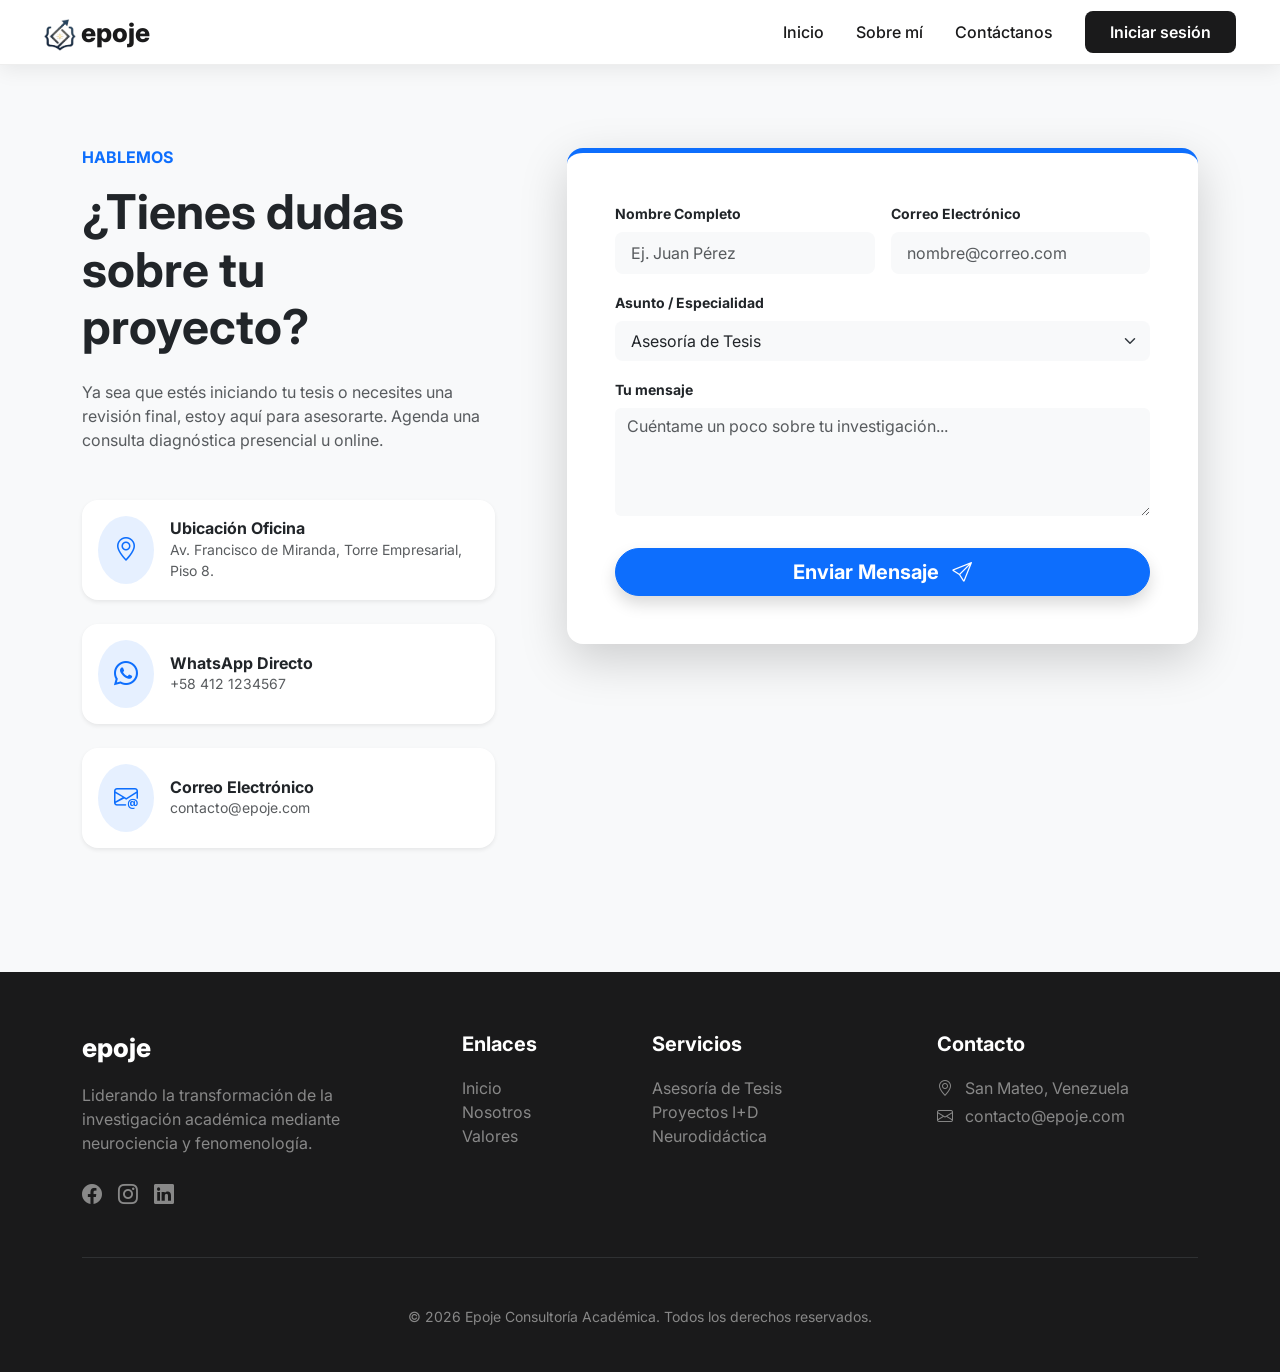
<file: epoje/contact.html>
<!DOCTYPE html>
<html lang="es">
<head>
    <meta charset="UTF-8">
    <meta name="viewport" content="width=device-width, initial-scale=1.0">
    <title>Epoje - Innovación Educativa</title>
    <link href="https://cdn.jsdelivr.net/npm/bootstrap@5.3.0/dist/css/bootstrap.min.css" rel="stylesheet">
    <link href="https://fonts.googleapis.com/css2?family=Inter:wght@400;600;800&display=swap" rel="stylesheet">
    <link rel="stylesheet" href="https://cdn.jsdelivr.net/npm/bootstrap-icons@1.11.1/font/bootstrap-icons.css">
    <link href="https://unpkg.com/aos@2.3.1/dist/aos.css" rel="stylesheet">
    <link rel="stylesheet" href="css/style.css">
    <link href="img/favicon/favicon.png" rel="icon">
</head>
<body>

<nav class="navbar navbar-expand-lg navbar-epoje fixed-top scrolled" id="mainNav">
    <div class="container-fluid">

        <a class="navbar-brand navbar-brand-epoje" href="#">
            <img src="img/favicon/favicon.png" width="32" height="32">
            epoje
        </a>

        <button class="navbar-toggler border-0 text-white" type="button" data-bs-toggle="collapse" data-bs-target="#navbarContent">
            <span class="navbar-toggler-icon" style="filter: invert(1);"></span>
        </button>

        <div class="collapse navbar-collapse" id="navbarContent">
            <ul class="navbar-nav ms-auto align-items-center">
             <li class="nav-item"><a class="nav-link nav-link-modern px-3" href="index.html">Inicio</a></li>
             <li class="nav-item"><a class="nav-link nav-link-modern px-3" href="about.html">Sobre mí</a></li>
             <li class="nav-item"><a class="nav-link nav-link-modern px-3" href="contact.html">Contáctanos</a></li>
             <li class="nav-item ms-lg-3">
                <a href="login.html" href="nav-link">
                    <button class="btn btn-nav px-4 py-2">Iniciar sesión</button>
                </a>
            </li>
        </ul>
    </div>
</div>
</nav>

<section class="section-padding bg-light mt-5 overflow-hidden">
    <div class="container">
        <div class="row g-5">
            <div class="col-lg-5" data-aos="fade-right">
                <div class="pe-lg-4">
                    <h6 class="text-primary fw-bold text-uppercase mb-3">Hablemos</h6>
                    <h2 class="display-5 fw-bold text-dark mb-4">¿Tienes dudas sobre tu proyecto?</h2>
                    <p class="text-muted mb-5">
                        Ya sea que estés iniciando tu tesis o necesites una revisión final, estoy aquí para asesorarte. Agenda una consulta diagnóstica presencial u online.
                    </p>

                    <div class="d-flex mb-4 align-items-center p-3 bg-white rounded-4 shadow-sm hover-lift" data-aos="fade-up" data-aos-delay="100">
                        <div class="bg-primary bg-opacity-10 p-3 rounded-circle me-3">
                            <i class="bi bi-geo-alt text-primary fs-4"></i>
                        </div>
                        <div>
                            <h6 class="mb-0 fw-bold">Ubicación Oficina</h6>
                            <p class="mb-0 small text-muted">Av. Francisco de Miranda, Torre Empresarial, Piso 8.</p>
                        </div>
                    </div>

                    <div class="d-flex mb-4 align-items-center p-3 bg-white rounded-4 shadow-sm hover-lift" data-aos="fade-up" data-aos-delay="200">
                        <div class="bg-primary bg-opacity-10 p-3 rounded-circle me-3">
                            <i class="bi bi-whatsapp text-primary fs-4"></i>
                        </div>
                        <div>
                            <h6 class="mb-0 fw-bold">WhatsApp Directo</h6>
                            <p class="mb-0 small text-muted">+58 412 1234567</p>
                        </div>
                    </div>

                    <div class="d-flex mb-4 align-items-center p-3 bg-white rounded-4 shadow-sm hover-lift" data-aos="fade-up" data-aos-delay="300">
                        <div class="bg-primary bg-opacity-10 p-3 rounded-circle me-3">
                            <i class="bi bi-envelope-at text-primary fs-4"></i>
                        </div>
                        <div>
                            <h6 class="mb-0 fw-bold">Correo Electrónico</h6>
                            <p class="mb-0 small text-muted">contacto@epoje.com</p>
                        </div>
                    </div>
                </div>
            </div>

            <div class="col-lg-7" data-aos="zoom-in-up" data-aos-duration="1000">
                <div class="bg-white p-4 p-md-5 rounded-4 shadow-lg border-top border-primary border-5">
                    <form action="#">
                        <div class="row g-3">
                            <div class="col-md-6">
                                <label class="form-label small fw-bold text-dark">Nombre Completo</label>
                                <input type="text" class="form-control form-control-lg bg-light border-0 fs-6" placeholder="Ej. Juan Pérez">
                            </div>
                            <div class="col-md-6">
                                <label class="form-label small fw-bold text-dark">Correo Electrónico</label>
                                <input type="email" class="form-control form-control-lg bg-light border-0 fs-6" placeholder="nombre@correo.com">
                            </div>
                            <div class="col-md-12">
                                <label class="form-label small fw-bold text-dark">Asunto / Especialidad</label>
                                <select class="form-select form-select-lg bg-light border-0 fs-6">
                                    <option selected>Asesoría de Tesis</option>
                                    <option>Corrección de Estilo</option>
                                    <option>Metodología</option>
                                    <option>Otros</option>
                                </select>
                            </div>
                            <div class="col-md-12">
                                <label class="form-label small fw-bold text-dark">Tu mensaje</label>
                                <textarea class="form-control bg-light border-0 fs-6" rows="4" placeholder="Cuéntame un poco sobre tu investigación..."></textarea>
                            </div>
                            <div class="col-md-12 pt-3">
                                <button type="submit" class="btn btn-primary btn-lg w-100 rounded-pill fw-bold shadow">
                                    Enviar Mensaje <i class="bi bi-send ms-2"></i>
                                </button>
                            </div>
                        </div>
                    </form>
                </div>
            </div>
        </div>
    </div>
</section>

<footer style="height:400px;">
    <div class="container">
        <div class="row g-4">
            <div class="col-lg-4">
                <h5 class="navbar-brand-epoje text-white">epoje</h5>
                <p class="pe-lg-5">Liderando la transformación de la investigación académica mediante neurociencia y fenomenología.</p>
                <div class="d-flex gap-3 fs-5 mt-4">
                    <a href="#"><i class="bi bi-facebook"></i></a>
                    <a href="#"><i class="bi bi-instagram"></i></a>
                    <a href="#"><i class="bi bi-linkedin"></i></a>
                </div>
            </div>
            <div class="col-6 col-lg-2">
                <h5>Enlaces</h5>
                <ul class="list-unstyled">
                    <li><a href="#inicio">Inicio</a></li>
                    <li><a href="#nosotros">Nosotros</a></li>
                    <li><a href="#valores">Valores</a></li>
                </ul>
            </div>
            <div class="col-6 col-lg-3">
                <h5>Servicios</h5>
                <ul class="list-unstyled">
                    <li><a href="#">Asesoría de Tesis</a></li>
                    <li><a href="#">Proyectos I+D</a></li>
                    <li><a href="#">Neurodidáctica</a></li>
                </ul>
            </div>
            <div class="col-lg-3">
                <h5>Contacto</h5>
                <p class="mb-1"><i class="bi bi-geo-alt me-2"></i> San Mateo, Venezuela</p>
                <p class="mb-1"><i class="bi bi-envelope me-2"></i> contacto@epoje.com</p>
            </div>
        </div>
        <hr class="my-5 border-secondary">
        <div class="text-center small">
            <p>&copy; 2026 Epoje Consultoría Académica. Todos los derechos reservados.</p>
        </div>
    </div>
</footer>

<script src="https://cdn.jsdelivr.net/npm/bootstrap@5.3.0/dist/js/bootstrap.bundle.min.js"></script>
<script src="https://unpkg.com/aos@2.3.1/dist/aos.js"></script>
<script>
    AOS.init({
        duration: 1000,
        once: true,
        offset: 100
    });
</script>
</body>
</html>
</file>
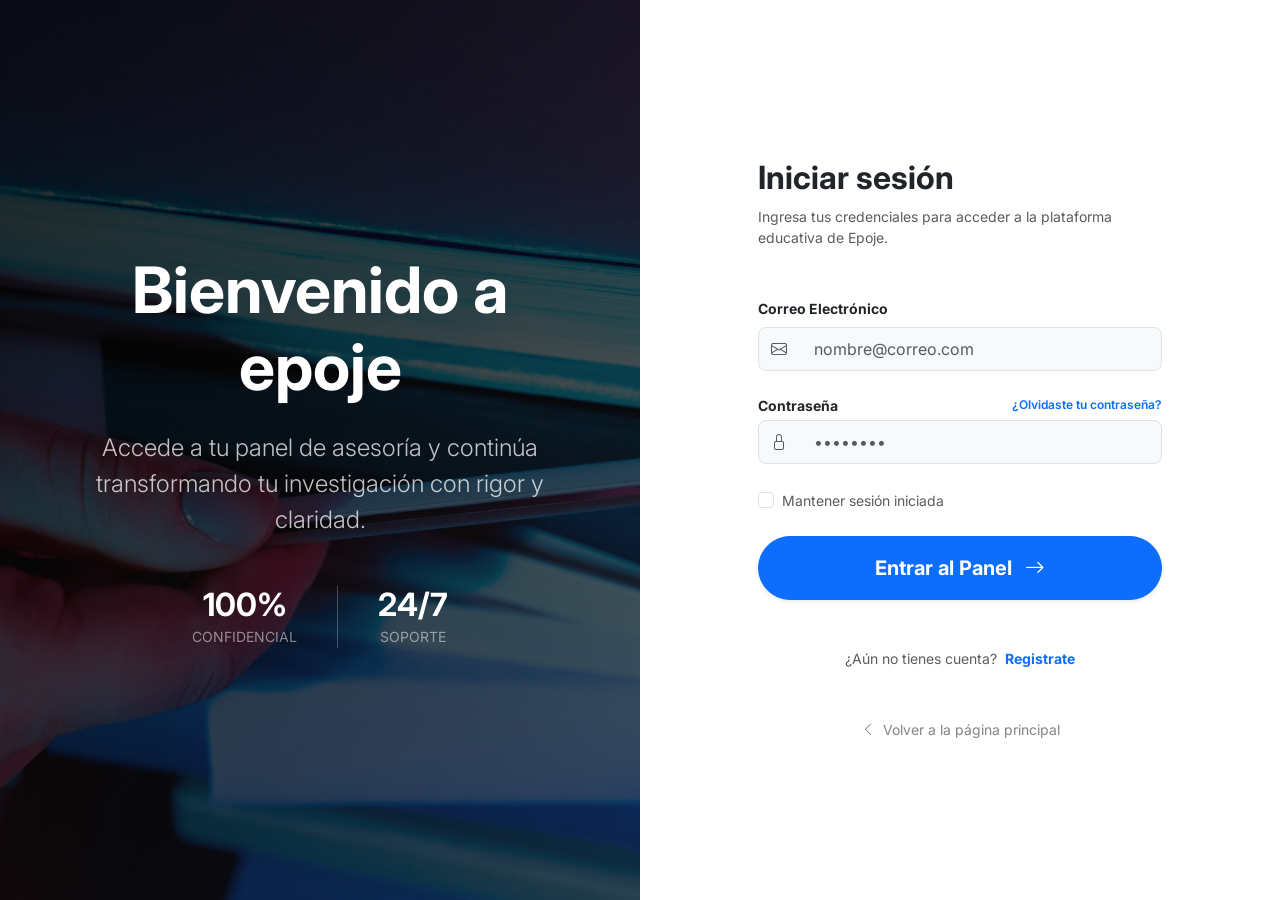
<file: epoje/login.html>
<!DOCTYPE html>
<html lang="es">
<head>
    <meta charset="UTF-8">
    <meta name="viewport" content="width=device-width, initial-scale=1.0">
    <title>Epoje - Iniciar Sesión</title>
    <link href="https://cdn.jsdelivr.net/npm/bootstrap@5.3.0/dist/css/bootstrap.min.css" rel="stylesheet">
    <link href="https://fonts.googleapis.com/css2?family=Inter:wght@400;600;800&display=swap" rel="stylesheet">
    <link rel="stylesheet" href="https://cdn.jsdelivr.net/npm/bootstrap-icons@1.11.1/font/bootstrap-icons.css">
    <link rel="stylesheet" href="css/style.css">
    <link href="img/favicon/favicon.png" rel="icon">
</head>
<body>

    <section class="min-vh-100 d-flex align-items-center bg-light">
        <div class="container-fluid h-100">
            <div class="row min-vh-100">

                <div class="col-lg-6 d-none d-lg-flex align-items-center justify-content-center position-relative" 
                style="background-image: url('img/background/login.jpg'); background-size: cover; background-position: center;">

                <div class="position-absolute top-0 start-0 w-100 h-100" 
                style="background: linear-gradient(135deg, rgba(0, 0, 0, 0.85) 0%, rgba(20, 20, 20, 0.65) 100%);">
            </div>

            <div class="text-white p-5 text-center position-relative z-1">
                <h1 class="display-3 fw-bold mb-4">Bienvenido a <span class="text-lowercase">epoje</span></h1>
                <p class="lead opacity-75 fs-4 mb-5">Accede a tu panel de asesoría y continúa transformando tu investigación con rigor y claridad.</p>

                <div class="d-flex justify-content-center gap-4 mt-5">
                    <div class="text-center px-3">
                        <h2 class="fw-bold mb-0 text-white">100%</h2>
                        <small class="text-white-50 text-uppercase ls-1">Confidencial</small>
                    </div>
                    <div class="vr bg-white opacity-25"></div>
                    <div class="text-center px-3">
                        <h2 class="fw-bold mb-0 text-white">24/7</h2>
                        <small class="text-white-50 text-uppercase ls-1">Soporte</small>
                    </div>
                </div>
            </div>
        </div>

        <div class="col-lg-6 d-flex align-items-center justify-content-center bg-white">
            <div class="p-4 p-md-5 w-100" style="max-width: 500px;">
                <div class="text-center text-lg-start mb-5">
                    <h2 class="fw-bold text-dark mb-2">Iniciar sesión</h2>
                    <p class="text-muted small">Ingresa tus credenciales para acceder a la plataforma educativa de Epoje.</p>
                </div>

                <form action="#">
                    <div class="mb-4">
                        <label class="form-label small fw-bold text-dark">Correo Electrónico</label>
                        <div class="input-group border rounded-3 overflow-hidden bg-light">
                            <span class="input-group-text bg-transparent border-0 text-muted"><i class="bi bi-envelope"></i></span>
                            <input type="email" class="form-control form-control-lg bg-transparent border-0 fs-6 shadow-none" placeholder="nombre@correo.com" required>
                        </div>
                    </div>

                    <div class="mb-4">
                        <div class="d-flex justify-content-between align-items-center mb-1">
                            <label class="form-label small fw-bold text-dark mb-0">Contraseña</label>
                            <a href="#" class="text-primary small fw-semibold text-decoration-none" style="font-size: 0.75rem;">¿Olvidaste tu contraseña?</a>
                        </div>
                        <div class="input-group border rounded-3 overflow-hidden bg-light">
                            <span class="input-group-text bg-transparent border-0 text-muted"><i class="bi bi-lock"></i></span>
                            <input type="password" class="form-control form-control-lg bg-transparent border-0 fs-6 shadow-none" placeholder="••••••••" required>
                        </div>
                    </div>

                    <div class="mb-4 form-check">
                        <input type="checkbox" class="form-check-input shadow-none" id="rememberMe">
                        <label class="form-check-label small text-muted" for="rememberMe">Mantener sesión iniciada</label>
                    </div>

                    <div class="mb-5">
                        <button type="submit" class="btn btn-primary btn-lg w-100 rounded-pill fw-bold shadow-sm hover-lift py-3">
                            Entrar al Panel <i class="bi bi-arrow-right ms-2"></i>
                        </button>
                    </div>
                </form>

                <div class="text-center">
                    <p class="text-muted small mb-0">¿Aún no tienes cuenta? 
                        <a href="register.html" class="text-primary fw-bold text-decoration-none ms-1"> Registrate</a>
                    </p>
                </div>

                <div class="text-center mt-5">
                    <a href="index.html" class="text-muted small text-decoration-none opacity-75 hover-opacity-100">
                        <i class="bi bi-chevron-left me-1"></i> Volver a la página principal
                    </a>
                </div>
            </div>
        </div>

    </div>
</div>
</section>


<script src="https://cdn.jsdelivr.net/npm/bootstrap@5.3.0/dist/js/bootstrap.bundle.min.js"></script>
</body>
</html>
</file>
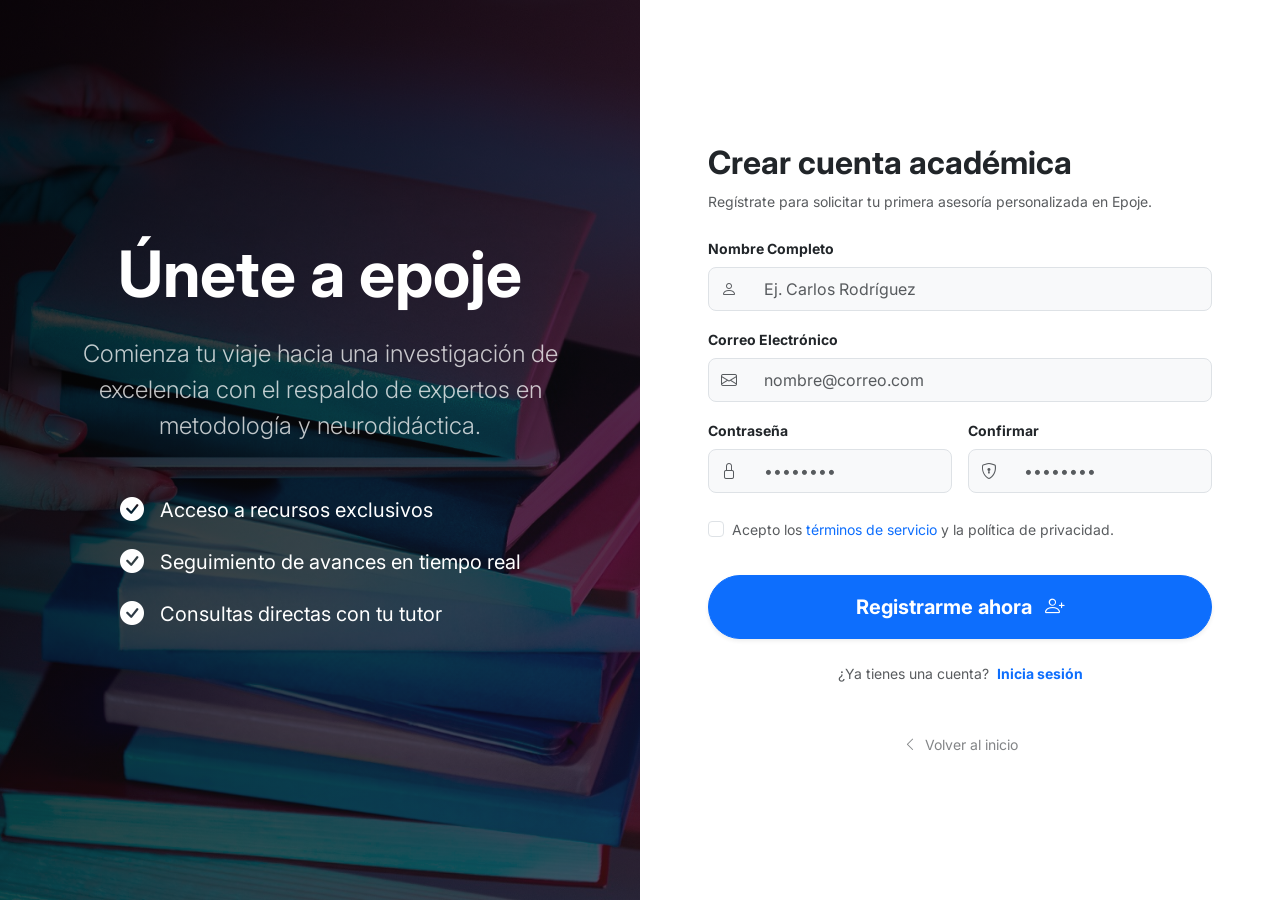
<file: epoje/register.html>
<!DOCTYPE html>
<html lang="es">
<head>
    <meta charset="UTF-8">
    <meta name="viewport" content="width=device-width, initial-scale=1.0">
    <title>Epoje - Innovación Educativa</title>
    <link href="https://cdn.jsdelivr.net/npm/bootstrap@5.3.0/dist/css/bootstrap.min.css" rel="stylesheet">
    <link href="https://fonts.googleapis.com/css2?family=Inter:wght@400;600;800&display=swap" rel="stylesheet">
    <link rel="stylesheet" href="https://cdn.jsdelivr.net/npm/bootstrap-icons@1.11.1/font/bootstrap-icons.css">
    <link rel="stylesheet" href="css/style.css">
    <link href="img/favicon/favicon.png" rel="icon">
</head>
<body>

<section class="min-vh-100 d-flex align-items-center bg-light">
    <div class="container-fluid h-100">
        <div class="row min-vh-100">
            
            <div class="col-lg-6 d-none d-lg-flex align-items-center justify-content-center position-relative" 
                 style="background-image: url('img/background/register.jpg'); background-size: cover; background-position: center;">
                
                <div class="position-absolute top-0 start-0 w-100 h-100" 
                     style="background: linear-gradient(135deg, rgba(0, 0, 0, 0.85) 0%, rgba(20, 20, 20, 0.65) 100%);">
                </div>
                
                <div class="text-white p-5 text-center position-relative z-1">
                    <h1 class="display-3 fw-bold mb-4">Únete a <span class="text-lowercase">epoje</span></h1>
                    <p class="lead opacity-75 fs-4 mb-5">Comienza tu viaje hacia una investigación de excelencia con el respaldo de expertos en metodología y neurodidáctica.</p>
                    
                    <ul class="list-unstyled text-start d-inline-block mx-auto">
                        <li class="mb-3 fs-5 d-flex align-items-center"><i class="bi bi-check-circle-fill text-white me-3 fs-4"></i> Acceso a recursos exclusivos</li>
                        <li class="mb-3 fs-5 d-flex align-items-center"><i class="bi bi-check-circle-fill text-white me-3 fs-4"></i> Seguimiento de avances en tiempo real</li>
                        <li class="mb-3 fs-5 d-flex align-items-center"><i class="bi bi-check-circle-fill text-white me-3 fs-4"></i> Consultas directas con tu tutor</li>
                    </ul>
                </div>
            </div>

            <div class="col-lg-6 d-flex align-items-center justify-content-center bg-white py-5">
                <div class="p-4 p-md-5 w-100" style="max-width: 600px;">
                    <div class="text-center text-lg-start mb-4">
                        <h2 class="fw-bold text-dark mb-2">Crear cuenta académica</h2>
                        <p class="text-muted small">Regístrate para solicitar tu primera asesoría personalizada en Epoje.</p>
                    </div>

                    <form action="#">
                        <div class="row g-3">
                            <div class="col-md-12">
                                <label class="form-label small fw-bold text-dark">Nombre Completo</label>
                                <div class="input-group border rounded-3 overflow-hidden bg-light">
                                    <span class="input-group-text bg-transparent border-0 text-muted"><i class="bi bi-person"></i></span>
                                    <input type="text" class="form-control form-control-lg bg-transparent border-0 fs-6 shadow-none" placeholder="Ej. Carlos Rodríguez" required>
                                </div>
                            </div>

                            <div class="col-md-12">
                                <label class="form-label small fw-bold text-dark">Correo Electrónico</label>
                                <div class="input-group border rounded-3 overflow-hidden bg-light">
                                    <span class="input-group-text bg-transparent border-0 text-muted"><i class="bi bi-envelope"></i></span>
                                    <input type="email" class="form-control form-control-lg bg-transparent border-0 fs-6 shadow-none" placeholder="nombre@correo.com" required>
                                </div>
                            </div>

                            <div class="col-md-6">
                                <label class="form-label small fw-bold text-dark">Contraseña</label>
                                <div class="input-group border rounded-3 overflow-hidden bg-light">
                                    <span class="input-group-text bg-transparent border-0 text-muted"><i class="bi bi-lock"></i></span>
                                    <input type="password" class="form-control form-control-lg bg-transparent border-0 fs-6 shadow-none" placeholder="••••••••" required>
                                </div>
                            </div>
                            <div class="col-md-6">
                                <label class="form-label small fw-bold text-dark">Confirmar</label>
                                <div class="input-group border rounded-3 overflow-hidden bg-light">
                                    <span class="input-group-text bg-transparent border-0 text-muted"><i class="bi bi-shield-lock"></i></span>
                                    <input type="password" class="form-control form-control-lg bg-transparent border-0 fs-6 shadow-none" placeholder="••••••••" required>
                                </div>
                            </div>

                            <div class="col-md-12">
                                <div class="form-check pt-2">
                                    <input type="checkbox" class="form-check-input shadow-none" id="terms" required>
                                    <label class="form-check-label small text-muted" for="terms">
                                        Acepto los <a href="#" class="text-primary text-decoration-none">términos de servicio</a> y la política de privacidad.
                                    </label>
                                </div>
                            </div>

                            <div class="col-md-12 pt-3">
                                <button type="submit" class="btn btn-primary btn-lg w-100 rounded-pill fw-bold shadow-sm hover-lift py-3">
                                    Registrarme ahora <i class="bi bi-person-plus ms-2"></i>
                                </button>
                            </div>
                        </div>
                    </form>

                    <div class="text-center mt-4">
                        <p class="text-muted small">¿Ya tienes una cuenta? 
                            <a href="login.html" class="text-primary fw-bold text-decoration-none ms-1">Inicia sesión</a>
                        </p>
                    </div>

                    <div class="text-center mt-5">
                        <a href="index.html" class="text-muted small text-decoration-none opacity-75">
                            <i class="bi bi-chevron-left me-1"></i> Volver al inicio
                        </a>
                    </div>
                </div>
            </div>
        </div>
    </div>
</section>

<script src="https://cdn.jsdelivr.net/npm/bootstrap@5.3.0/dist/js/bootstrap.bundle.min.js"></script>

<script src="js/main.js"></script>
</body>
</html>
</file>
<file: epoje/css/style.css>
:root {
    --navbar-height: 75px;
    --brand-dark: #1a1a1b;
    --accent-blue: #0061ff;
}

html, body {
    font-family: 'Inter', sans-serif; 
    overflow-x: hidden;
    width: 100%;
}

/* --- NAVBAR --- */
.navbar-epoje {
    height: var(--navbar-height);
    transition: all 0.4s ease-in-out;
    padding: 0 2rem;
    background-color: transparent;
}
.navbar-brand-epoje {
    font-size: 26px;
    font-weight: 800;
    color: #ffffff !important;
    transition: color 0.4s;
}
.nav-link-modern {
    color: rgba(255,255,255,0.9) !important;
    font-weight: 500;
    transition: color 0.4s;
}
.btn-nav {
    background-color: #ffffff;
    color: #000;
    border-radius: 8px;
    font-weight: 600;
    transition: all 0.4s;
}

/* --- NAVBAR SCROLLED --- */
.navbar-epoje.scrolled {
    background-color: rgba(255, 255, 255, 0.98);
    height: 65px;
    box-shadow: 0 4px 20px rgba(0,0,0,0.08);
    border-bottom: 1px solid #eee;
}
.navbar-epoje.scrolled .navbar-brand-epoje,
.navbar-epoje.scrolled .nav-link-modern {
    color: var(--brand-dark) !important;
}
.navbar-epoje.scrolled .btn-nav {
    background-color: var(--brand-dark);
    color: #ffffff;
}

/* --- HERO CARRUSEL --- */
.carousel-item { height: 100vh; background: no-repeat center center scroll; background-size: cover; }
.carousel-overlay { position: absolute; top: 0; left: 0; width: 100%; height: 100%; background: rgba(0, 0, 0, 0.55); }
.carousel-caption { z-index: 10; bottom: 30%; }
.carousel-caption h2 { font-size: clamp(2.5rem, 5vw, 4.5rem); font-weight: 800; letter-spacing: -2px; }

/* --- SECCIONES DE CONTENIDO --- */
.section-padding { padding: 100px 0; }
.card-value {
    border: none;
    border-radius: 16px;
    transition: transform 0.3s ease, box-shadow 0.3s ease;
    height: 100%;
    background: #f8f9fa;
}
.card-value:hover {
    transform: translateY(-10px);
    box-shadow: 0 20px 40px rgba(0,0,0,0.05);
    background: #fff;
}
.icon-box {
    width: 60px;
    height: 60px;
    background: var(--brand-dark);
    color: white;
    display: flex;
    align-items: center;
    justify-content: center;
    border-radius: 12px;
    margin-bottom: 20px;
}

/* Efecto para que los logos se vean elegantes */
.grayscale-filter {
    filter: grayscale(100%);
    opacity: 0.7;
    transition: all 0.3s ease;
}
.grayscale-filter:hover {
    filter: grayscale(0%);
    opacity: 1;
    border-color: var(--bs-primary) !important;
}
.grayscale-filter i {
    transition: color 0.3s ease;
}
.grayscale-filter:hover i {
    color: var(--bs-primary) !important;
}

/* --- FOOTER --- */
footer { background-color: var(--brand-dark); color: #888; padding: 60px 0 30px; }
footer h5 { color: #fff; font-weight: 700; margin-bottom: 20px; }
footer a { color: #888; text-decoration: none; transition: 0.3s; }
footer a:hover { color: #fff; }

@media (max-width: 991px) {
    .navbar-collapse { background: white; padding: 1.5rem; border-radius: 12px; margin-top: 10px; }
    .nav-link-modern { color: var(--brand-dark) !important; margin-bottom: 10px; }
}

.hover-lift {
    transition: transform 0.3s ease, shadow 0.3s ease;
}
.hover-lift:hover {
    transform: translateY(-10px);
    box-shadow: 0 1rem 3rem rgba(0,0,0,.175)!important;
}
.fade-in-up {
    animation: fadeInUp 0.8s ease-out forwards;
}
@keyframes fadeInUp {
    from { opacity: 0; transform: translateY(30px); }
    to { opacity: 1; transform: translateY(0); }
}


.transition-base {
    transition: all 0.3s ease-in-out;
}
.shadow-hover:hover {
    transform: translateY(-10px); /* Eleva la carta */
    shadow: 0 1rem 3rem rgba(0,0,0,.175)!important; /* Sombra más profunda */
    box-shadow: 0 .5rem 1.5rem rgba(0,0,0,.1) !important;
}

.bg-white{
    background-color:#FFF;
}
</file>
